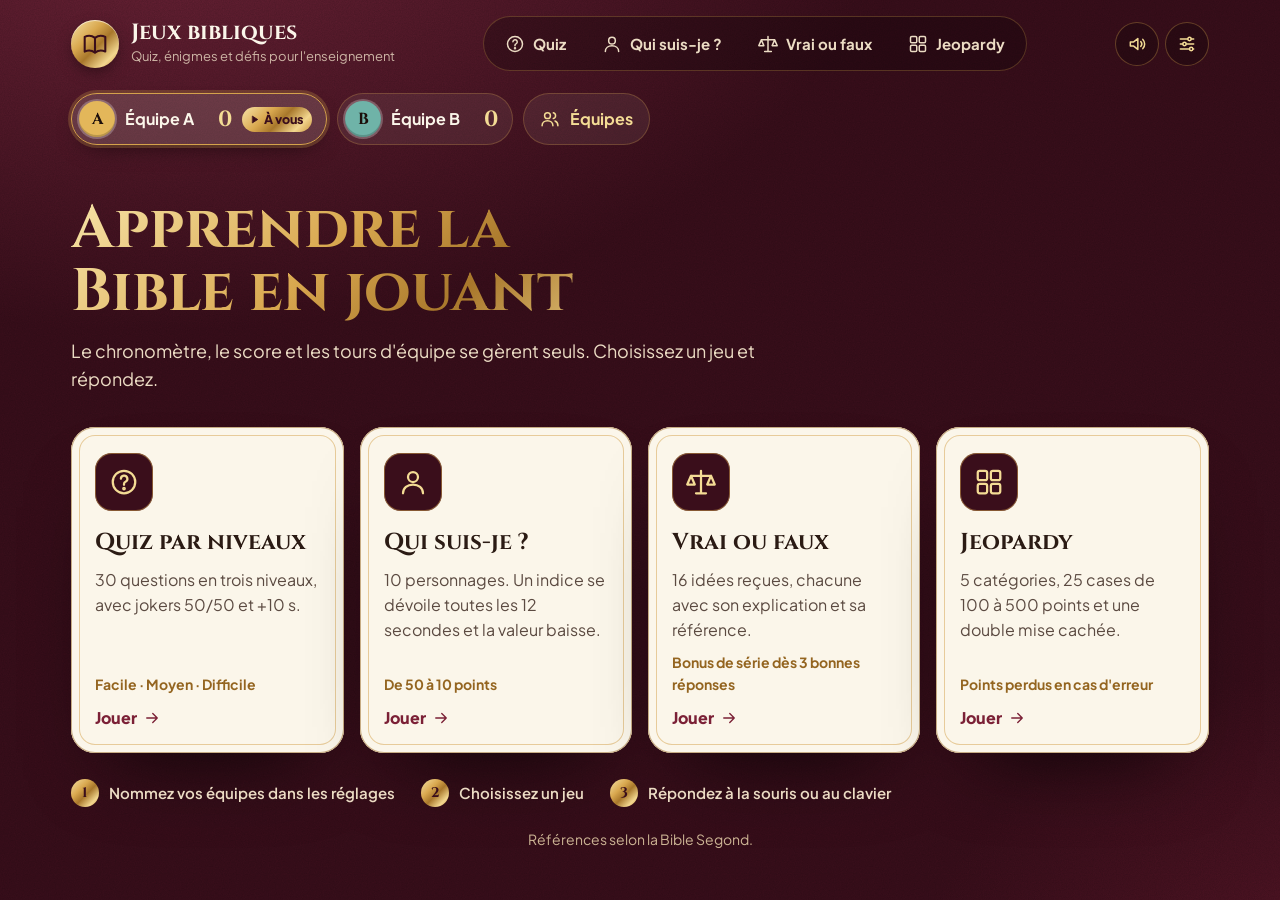
<file: app/src/main/assets/www/index.html>
<!DOCTYPE html>
<html lang="fr">
<head>
<meta charset="utf-8">
<meta name="viewport" content="width=device-width,initial-scale=1,viewport-fit=cover">
<meta name="theme-color" content="#3A0E1B">
<title>Jeux bibliques</title>
<link rel="stylesheet" href="fonts/fonts.css">
<style>
/* VOICE: chaleureux et soigné, pour un groupe réuni devant un écran
   IDEA: une Bible reliée cuir : couverture bordeaux, tranches dorées, pages ivoire
   PICTURE: le plateau de jeu lui-même, page ivoire à double filet doré sur fond de cuir
   COLOUR and TYPE: cuir bordeaux, or à la feuille, ivoire ; Cinzel gravé + Plus Jakarta Sans
   LAYOUT: en-tête cuir, rangée d'équipes, plateau en une colonne, fenêtres pour Jeopardy et réglages */
:root{--lea:#3a0e1b;--lea2:#5c1a2d;--wine:#7b2036;--iv:#fbf6ea;--iv2:#f3ead6;--ink:#2b1b14;--mute:#76635a;
--gold:#d4a24c;--gold2:#f4dc95;--gold3:#946520;--ok:#2f7d50;--bad:#b23a2c;--cream:#ecdcc4;
--gilt:linear-gradient(135deg,#f7e4a8 0%,#d9a84f 35%,#a8772b 55%,#f2d68e 80%,#c99540 100%);
--frame:0 40px 80px -40px rgba(0,0,0,.75),inset 0 0 0 1px rgba(148,101,32,.5),inset 0 0 0 8px var(--iv),inset 0 0 0 9px rgba(212,162,76,.5)}
*{box-sizing:border-box;min-width:0}
html{scroll-behavior:smooth}
body{margin:0;min-height:100vh;color:var(--iv);font:16px/1.55 "Plus Jakarta Sans",system-ui,sans-serif;overflow-x:clip;
background-color:var(--lea);background-image:radial-gradient(1200px 700px at 12% -10%,#702439 0%,transparent 60%),radial-gradient(900px 600px at 110% 110%,#5a1628 0%,transparent 55%);background-attachment:fixed}
body::before{content:"";position:fixed;inset:0;pointer-events:none;z-index:0;opacity:.22;mix-blend-mode:overlay;background-image:url("data:image/svg+xml;utf8,<svg xmlns='http://www.w3.org/2000/svg' width='220' height='220'><filter id='n'><feTurbulence type='fractalNoise' baseFrequency='.85' numOctaves='3' stitchTiles='stitch'/><feColorMatrix values='0 0 0 0 0 0 0 0 0 0 0 0 0 0 0 0 0 0 .9 0'/></filter><rect width='100%' height='100%' filter='url(%23n)'/></svg>")}
header,main{position:relative;z-index:1}
h1,h2,h3{margin:0;line-height:1.1;text-wrap:balance}
:focus-visible{outline:3px solid var(--gold2);outline-offset:3px}
.ic{width:20px;height:20px;flex:none;fill:none;stroke:currentColor;stroke-width:1.8;stroke-linecap:round;stroke-linejoin:round}
.ic.fill{fill:currentColor}
.gilt{background:var(--gilt);-webkit-background-clip:text;background-clip:text;color:transparent}

/* En-tête */
.hd{max-width:1240px;margin:auto;padding:16px max(4vw,16px) 8px;display:flex;align-items:center;gap:14px 18px;flex-wrap:wrap}
.brand{display:flex;align-items:center;gap:12px;color:var(--iv);text-decoration:none}
.logo{width:48px;height:48px;border-radius:50%;display:grid;place-items:center;background:var(--gilt);color:var(--lea);box-shadow:0 6px 16px -4px rgba(0,0,0,.5),inset 0 1px 0 rgba(255,255,255,.6)}
.logo .ic{width:26px;height:26px;stroke-width:1.9}
.brand b{display:block;font:700 22px/1.1 Cinzel,Georgia,serif}
.brand small{display:block;font-size:13px;color:var(--cream);opacity:.8}
.tabs{display:flex;gap:4px;margin-inline:auto;padding:5px;border-radius:999px;background:rgba(0,0,0,.24);border:1px solid rgba(212,162,76,.28);overflow-x:auto;scrollbar-width:none}
.tabs a{flex:none;display:flex;align-items:center;gap:8px;padding:10px 16px;border-radius:999px;color:var(--cream);text-decoration:none;font-weight:700;font-size:15px;transition:background .2s,color .2s}
.tabs a:hover{color:#fff;background:rgba(255,255,255,.06)}
.tabs a.on{background:var(--gilt);color:var(--lea);box-shadow:0 4px 12px -4px rgba(0,0,0,.5)}
.tools{display:flex;gap:6px}
.ib{width:44px;height:44px;border-radius:50%;display:grid;place-items:center;cursor:pointer;color:var(--gold2);background:rgba(0,0,0,.22);border:1px solid rgba(212,162,76,.35);transition:background .2s}
.ib:hover{background:rgba(0,0,0,.4)}
@media(max-width:900px){.tabs{order:3;width:100%;margin:0}.tools{margin-left:auto}}

main{max-width:1240px;margin:auto;padding:6px max(4vw,14px) 40px}

/* Équipes */
.teams{display:flex;flex-wrap:wrap;gap:10px;margin:8px 0 18px}
.tm{display:flex;align-items:center;gap:10px;min-height:52px;padding:7px 14px 7px 7px;border-radius:999px;cursor:pointer;font:inherit;color:var(--iv);background:rgba(251,246,234,.07);border:1px solid rgba(212,162,76,.28);transition:background .2s,box-shadow .2s,border-color .2s}
.tm:hover{background:rgba(251,246,234,.12)}
.tm.on{background:rgba(251,246,234,.15);border-color:var(--gold);box-shadow:0 0 0 3px rgba(212,162,76,.25),0 10px 24px -12px rgba(0,0,0,.7)}
.av{width:36px;height:36px;border-radius:50%;flex:none;display:grid;place-items:center;background:var(--c);color:#1c0f0b;font:700 16px Cinzel,serif;box-shadow:inset 0 -2px 0 rgba(0,0,0,.18),0 0 0 2px rgba(255,255,255,.25)}
.tn{font-weight:700;max-width:11em;overflow:hidden;text-overflow:ellipsis;white-space:nowrap}
.sc{font:700 22px Cinzel,serif;color:var(--gold2);font-variant-numeric:tabular-nums;min-width:2ch;text-align:right}
.tt{display:flex;align-items:center;gap:4px;padding:3px 9px 3px 7px;border-radius:999px;background:var(--gilt);color:var(--lea);font-size:12.5px;font-weight:800;white-space:nowrap}
.tt .ic{width:11px;height:11px;fill:currentColor}
.tm.add{color:var(--gold2);padding:7px 16px;font-weight:700}

/* Page ivoire */
.card{background:var(--iv);color:var(--ink);border-radius:26px;padding:clamp(22px,3.6vw,42px);box-shadow:var(--frame);animation:rise .4s ease}
.gh h2{font:700 clamp(28px,3.6vw,40px) Cinzel,serif;color:var(--wine)}
.gh p{color:var(--mute);margin:8px 0 24px;max-width:64ch;font-weight:500}
.gtop{display:flex;align-items:center;gap:14px 18px;flex-wrap:wrap;margin-bottom:20px}
.crumb{display:flex;align-items:center;gap:8px;font-weight:800;color:var(--wine)}
.prog{display:flex;align-items:center;gap:12px;margin-left:auto;flex-wrap:wrap}
.dots{display:flex;gap:5px}
.dots i{width:9px;height:9px;border-radius:50%;background:#e4d7bc}
.dots i.d{background:var(--gold)}.dots i.c{background:var(--wine);transform:scale(1.35)}
.cnt{font-weight:800;color:var(--mute);font-variant-numeric:tabular-nums;white-space:nowrap}
.pill{display:inline-flex;align-items:center;gap:6px;padding:6px 12px;border-radius:999px;background:#f4e7c9;color:var(--gold3);font-weight:800;font-size:14px;white-space:nowrap}
.pill .ic{width:16px;height:16px}
@media(max-width:640px){.dots{display:none}}

.ring{position:relative;width:62px;height:62px;flex:none}
.ring svg{width:100%;height:100%;transform:rotate(-90deg)}
.rt{fill:none;stroke:#ece1c9;stroke-width:4}
.rf{fill:none;stroke:var(--gold);stroke-width:4;stroke-linecap:round;stroke-dasharray:100;transition:stroke-dashoffset .1s linear,stroke .3s}
.ring b{position:absolute;inset:0;display:grid;place-items:center;font:700 21px Cinzel,serif;color:var(--ink);font-variant-numeric:tabular-nums}
.ring.low .rf{stroke:var(--bad)}.ring.low b{color:var(--bad);animation:pulse 1s infinite}

.q{font-size:clamp(22px,2.8vw,32px);font-weight:800;line-height:1.25;letter-spacing:-.01em;margin:2px 0 24px;text-wrap:balance}
.opts{display:grid;grid-template-columns:repeat(auto-fit,minmax(min(100%,300px),1fr));gap:12px}
.opts.one{grid-template-columns:minmax(0,1fr)}
.opt{display:flex;align-items:center;gap:14px;min-height:64px;padding:12px 14px;border-radius:16px;text-align:left;cursor:pointer;color:var(--ink);font:600 18px/1.3 "Plus Jakarta Sans",sans-serif;background:#fffdf7;border:1px solid #e3d6bb;box-shadow:0 2px 0 #ebe0c8;transition:transform .15s,box-shadow .15s,border-color .15s,background .25s,opacity .25s}
.opt:hover:not(:disabled){transform:translateY(-2px);border-color:var(--gold);box-shadow:0 12px 26px -16px rgba(90,40,10,.55)}
.opt:disabled{cursor:default}
.lt{width:38px;height:38px;border-radius:11px;flex:none;display:grid;place-items:center;background:var(--lea);color:var(--gold2);font:700 16px Cinzel,serif;transition:background .25s}
.ot{flex:1}
.st{width:28px;height:28px;flex:none;display:grid;place-items:center}
.st .ic{width:24px;height:24px;stroke-width:2.6}
.opt.ok{background:#e8f4eb;border-color:var(--ok);box-shadow:inset 0 0 0 1px var(--ok)}.opt.ok .lt{background:var(--ok);color:#fff}.opt.ok .st{color:var(--ok)}
.opt.ko{background:#f9e7e3;border-color:var(--bad)}.opt.ko .lt{background:var(--bad);color:#fff}.opt.ko .st{color:var(--bad)}
.opt.dim{opacity:.45}.opt.gone{visibility:hidden}
.shk{animation:shake .4s}

.jk{display:flex;align-items:center;gap:10px;flex-wrap:wrap;margin-top:20px;padding-top:16px;border-top:1px dashed #e2d3b5}
.jl{font-weight:800;color:var(--mute);font-size:14px;margin-right:4px}
.jbtn{display:inline-flex;align-items:center;gap:8px;min-height:44px;padding:8px 16px;border-radius:999px;cursor:pointer;font:700 15px "Plus Jakarta Sans",sans-serif;color:var(--gold3);background:linear-gradient(#fffaf0,#f5ead2);border:1px solid var(--gold);transition:transform .15s}
.jbtn:hover:not(:disabled){transform:translateY(-1px)}
.jbtn:disabled{opacity:.35;cursor:default}

.fb{display:flex;gap:14px;align-items:flex-start;margin-top:20px;padding:16px 18px;border-radius:18px;animation:rise .35s ease}
.fb.ok{background:#e9f4ec}.fb.ko{background:#f9eae6}
.fi{width:42px;height:42px;border-radius:50%;flex:none;display:grid;place-items:center;color:#fff}
.fi .ic{stroke-width:2.6}
.fb.ok .fi{background:var(--ok)}.fb.ko .fi{background:var(--bad)}
.fb b{display:block;font-size:19px;font-weight:800}
.fb p{margin:3px 0 6px;color:#4a3a32;max-width:72ch}
.ref{display:inline-flex;align-items:center;gap:6px;font-size:14px;font-weight:700;color:var(--wine)}
.ref .ic{width:16px;height:16px}

.nx,.row{display:flex;gap:10px;align-items:center;flex-wrap:wrap;margin-top:16px}
.row.c{justify-content:center}
.btn{position:relative;overflow:hidden;display:inline-flex;align-items:center;justify-content:center;gap:10px;min-height:50px;padding:10px 24px;border-radius:999px;border:0;cursor:pointer;text-decoration:none;font:800 16px "Plus Jakarta Sans",sans-serif;transition:transform .15s,box-shadow .15s}
.btn>*{position:relative;z-index:1}
.btn:hover:not(:disabled){transform:translateY(-1px)}
.btn:disabled{opacity:.4;cursor:default}
.btn.gold{background:var(--gilt);color:var(--lea);box-shadow:0 10px 22px -12px rgba(120,70,10,.9),inset 0 1px 0 rgba(255,255,255,.6)}
.btn.ghost{background:transparent;color:var(--wine);border:1px solid #dac7a1}
.btn.sm{min-height:44px;padding:6px 16px;font-size:14.5px}
.next.auto::before{content:"";position:absolute;inset:0;background:rgba(58,14,27,.2);transform-origin:left;animation:fill var(--d) linear forwards}

/* Accueil */
.home{animation:rise .4s ease}
.hero{padding:clamp(14px,3vw,34px) 0 6px;max-width:760px}
.hero h2{font:700 clamp(36px,5.4vw,60px)/1.05 Cinzel,serif}
.hero p{color:var(--cream);font-size:18px;margin:14px 0 0;max-width:58ch}
.tiles{display:grid;grid-template-columns:repeat(auto-fit,minmax(min(100%,250px),1fr));gap:16px;margin-top:28px}
.tile{display:flex;flex-direction:column;gap:10px;padding:26px 24px 22px;border-radius:24px;background:var(--iv);color:var(--ink);text-decoration:none;box-shadow:var(--frame);transition:transform .2s,box-shadow .2s}
.tile:hover{transform:translateY(-5px)}
.tic{width:58px;height:58px;border-radius:17px;display:grid;place-items:center;background:var(--lea);color:var(--gold2);box-shadow:inset 0 0 0 1px rgba(212,162,76,.5)}
.tic .ic{width:30px;height:30px}
.tile h3{font:700 23px Cinzel,serif;margin-top:6px}
.tile p{margin:0;color:#5b4a41;flex:1}
.meta{font-size:14px;font-weight:700;color:var(--gold3)}
.go{display:flex;align-items:center;gap:6px;font-weight:800;color:var(--wine)}
.go .ic{width:18px;height:18px;transition:transform .2s}
.tile:hover .go .ic,.lvl:hover .go .ic{transform:translateX(4px)}
.how{display:flex;flex-wrap:wrap;gap:12px 26px;margin-top:26px;color:var(--cream);font-weight:600;font-size:15px}
.how span{display:flex;align-items:center;gap:10px}
.how i{font-style:normal;width:28px;height:28px;border-radius:50%;display:grid;place-items:center;background:var(--gilt);color:var(--lea);font:700 14px Cinzel,serif}

/* Quiz */
.levels{display:grid;grid-template-columns:repeat(auto-fit,minmax(min(100%,230px),1fr));gap:14px}
.lvl{display:flex;flex-direction:column;align-items:flex-start;gap:8px;padding:24px;border-radius:20px;text-align:left;cursor:pointer;font:inherit;color:var(--ink);background:linear-gradient(#fffdf6,#f7eedb);border:1px solid #e6d7b7;transition:transform .2s,border-color .2s,box-shadow .2s}
.lvl:hover{transform:translateY(-3px);border-color:var(--gold);box-shadow:0 16px 30px -18px rgba(90,40,10,.6)}
.stars{display:flex;gap:3px;color:var(--gold)}.stars .ic{width:19px;height:19px}
.lvl h3{font:700 26px Cinzel,serif}
.lvl p{margin:0 0 6px;color:var(--mute);font-weight:600}

/* Qui suis-je */
.who{display:grid;grid-template-columns:minmax(0,1.45fr) minmax(0,1fr);gap:24px;align-items:start}
@media(max-width:780px){.who{grid-template-columns:minmax(0,1fr)}}
.clues{display:grid;gap:10px}
.clue{padding:12px 16px;border-radius:15px;background:#fff8e7;border:1px solid #ecdcb8}
.clue p{margin:3px 0 0;font-size:17px;font-weight:600}
.cn{display:flex;align-items:center;gap:6px;font-size:13px;font-weight:800;color:var(--gold3)}
.cn .ic{width:16px;height:16px}
.clue.lock{background:repeating-linear-gradient(135deg,#f5edda 0 10px,#f0e6cf 10px 20px);border-style:dashed}
.clue.lock .cn,.clue.lock p{color:#a6927f}.clue.lock p{font-size:15px}
.clue.new{animation:rise .45s ease;border-color:var(--gold);box-shadow:0 0 0 3px rgba(212,162,76,.25)}
.worth{text-align:center;padding:18px;margin-bottom:12px;border-radius:20px;background:var(--lea);color:var(--iv);box-shadow:inset 0 0 0 1px rgba(212,162,76,.45)}
.worth b{display:block;font:700 48px/1 Cinzel,serif;margin:6px 0}
.worth small{display:block;font-size:13.5px;font-weight:600;color:var(--cream)}

/* Vrai ou faux */
.stmt{position:relative;margin:2px 0 26px;padding:28px 28px 28px 66px;border-radius:20px;background:#fff8e7;border:1px solid #ecdcb8;font-size:clamp(21px,2.6vw,30px);font-weight:800;line-height:1.3;text-wrap:balance}
.stmt::before{content:"“";position:absolute;left:18px;top:6px;font:700 76px/1 Cinzel,serif;color:var(--gold)}
.vf{display:grid;grid-template-columns:1fr 1fr;gap:14px}
.vbtn{display:flex;align-items:center;justify-content:center;gap:12px;min-height:86px;border:0;border-radius:20px;cursor:pointer;color:#fff;font:800 24px "Plus Jakarta Sans",sans-serif;box-shadow:0 6px 0 rgba(0,0,0,.2);transition:transform .12s,box-shadow .12s,opacity .25s}
.vbtn .ic{width:28px;height:28px;stroke-width:2.6}
.vbtn.yes{background:linear-gradient(#3e9866,#2a6f47)}.vbtn.no{background:linear-gradient(#c6533f,#992f21)}
.vbtn:hover:not(:disabled){transform:translateY(-2px)}
.vbtn:active:not(:disabled){transform:translateY(4px);box-shadow:0 2px 0 rgba(0,0,0,.2)}
.vbtn:disabled{cursor:default}.vbtn.dim{opacity:.3}
.vbtn.ok{outline:4px solid var(--ok);outline-offset:4px}.vbtn.ko{outline:4px solid var(--bad);outline-offset:4px}
kbd{font:700 12px "Plus Jakarta Sans",sans-serif;padding:2px 7px;border-radius:6px;background:rgba(255,255,255,.22)}

/* Jeopardy */
.jgrid{display:grid;grid-template-columns:repeat(5,minmax(0,1fr));gap:10px}
.jh{display:flex;flex-direction:column;align-items:center;justify-content:center;gap:7px;min-height:88px;padding:12px 6px;border-radius:15px;text-align:center;background:var(--lea);color:var(--iv);font:700 clamp(11px,1.3vw,15px)/1.15 Cinzel,serif;box-shadow:inset 0 0 0 1px rgba(212,162,76,.45)}
.jh .ic{width:24px;height:24px;color:var(--gold2)}
.cell{display:grid;place-items:center;min-height:clamp(58px,8vw,86px);border:0;border-radius:15px;cursor:pointer;font:700 clamp(18px,2.6vw,30px) Cinzel,serif;background:linear-gradient(160deg,#6c2035,#43101e);box-shadow:inset 0 0 0 1px rgba(212,162,76,.5),0 8px 16px -10px rgba(0,0,0,.7);transition:transform .15s,box-shadow .15s}
.cell span{background:var(--gilt);-webkit-background-clip:text;background-clip:text;color:transparent}
.cell:hover{transform:translateY(-3px);box-shadow:inset 0 0 0 1px var(--gold2),0 14px 22px -12px rgba(0,0,0,.7)}
.cell.dn{cursor:default;background:#efe6d1;box-shadow:inset 0 0 0 1px #e1d2b0}
.dd{width:36px;height:36px;border-radius:50%;display:grid;place-items:center;background:var(--c);color:#1c0f0b}
.dd .ic{stroke-width:2.6}
@media(max-width:620px){.jgrid{gap:5px}.jh{min-height:62px;padding:6px 3px;font:800 10px/1.15 "Plus Jakarta Sans",sans-serif;overflow-wrap:anywhere;hyphens:auto}.jh .ic{display:none}.dd{width:28px;height:28px}}

/* Fenêtres */
.ov{position:fixed;inset:0;z-index:20;display:grid;place-items:center;padding:16px;overflow:auto;background:rgba(22,5,11,.74);backdrop-filter:blur(5px)}
.ov[hidden]{display:none}
.modal{width:min(740px,100%);animation:pop .3s ease}
.mh{display:flex;align-items:center;justify-content:space-between;gap:12px;margin-bottom:14px}
.dbl{display:inline-flex;align-items:center;gap:8px;margin-bottom:12px;padding:7px 15px;border-radius:999px;background:var(--gilt);color:var(--lea);font-weight:800;animation:pulse 1.3s infinite}
.set h2{font:700 30px Cinzel,serif;color:var(--wine)}
.set h3{font-size:15px;font-weight:800;color:var(--gold3);margin:22px 0 10px}
.trow{display:flex;align-items:center;gap:10px;margin-bottom:8px}
.trow input{flex:1;min-height:46px;padding:8px 14px;border-radius:13px;border:1px solid #dac7a1;background:#fffdf7;color:var(--ink);font:600 16px "Plus Jakarta Sans",sans-serif}
.tsc{font:700 15px Cinzel,serif;color:var(--gold3);white-space:nowrap;min-width:4.5em;text-align:right}
.x{width:44px;height:44px;flex:none;display:grid;place-items:center;border-radius:13px;cursor:pointer;color:var(--bad);background:#fff;border:1px solid #e8d4cc}
.orow{display:flex;align-items:center;justify-content:space-between;gap:14px;padding:12px 0;border-bottom:1px solid #efe3ca}
.orow label{font-weight:700}.orow small{display:block;font-weight:500;color:var(--mute);font-size:13.5px}
.sw{appearance:none;-webkit-appearance:none;flex:none;width:54px;height:31px;margin:0;border-radius:999px;cursor:pointer;position:relative;background:#d8cbb0;transition:background .2s}
.sw::after{content:"";position:absolute;top:3px;left:3px;width:25px;height:25px;border-radius:50%;background:#fff;box-shadow:0 1px 3px rgba(0,0,0,.3);transition:transform .2s}
.sw:checked{background:var(--ok)}.sw:checked::after{transform:translateX(23px)}
select{min-height:44px;padding:6px 12px;border-radius:12px;border:1px solid #dac7a1;background:#fffdf7;color:var(--ink);font:700 15px "Plus Jakarta Sans",sans-serif}

/* Podium */
.end{text-align:center}
.trophy{width:88px;height:88px;margin:0 auto 12px;border-radius:50%;display:grid;place-items:center;background:var(--gilt);color:var(--lea);box-shadow:0 14px 30px -12px rgba(150,100,20,.9),inset 0 1px 0 rgba(255,255,255,.6);animation:pop .6s ease}
.trophy .ic{width:46px;height:46px}
.end h2{font:700 clamp(28px,4vw,44px) Cinzel,serif;color:var(--wine)}
.sub{color:var(--mute);font-weight:600;margin:8px 0 26px}
.podium{display:flex;justify-content:center;align-items:flex-end;gap:12px;max-width:580px;margin:0 auto 18px}
.pd{flex:1;display:flex;flex-direction:column;align-items:center;gap:6px;animation:rise .7s ease both}
.pd.p1{animation-delay:.35s}.pd.p3{animation-delay:.15s}
.pd .av{width:54px;height:54px;font-size:22px}
.pd b{font-weight:800;max-width:100%;overflow:hidden;text-overflow:ellipsis;white-space:nowrap}
.pts{font:700 18px Cinzel,serif;color:var(--gold3)}
.base{width:100%;display:grid;place-items:center;border-radius:15px 15px 5px 5px;font:700 36px Cinzel,serif;background:linear-gradient(160deg,#6c2035,#43101e);box-shadow:inset 0 0 0 1px rgba(212,162,76,.5)}
.p1 .base{height:150px}.p2 .base{height:110px}.p3 .base{height:80px}
.solo{display:flex;flex-direction:column;align-items:center;gap:8px;margin-bottom:10px}
.solo .av{width:60px;height:60px;font-size:26px}
.solo .big{font:700 52px Cinzel,serif}
.rest{list-style:none;padding:0;margin:0 auto 10px;max-width:380px;text-align:left}
.rest li{display:flex;justify-content:space-between;gap:10px;padding:9px 12px;border-bottom:1px solid #efe3ca;font-weight:700}

.foot{color:#cdb595;font-size:14px;text-align:center;margin:22px 0 0}
.toast{position:fixed;left:50%;top:16px;z-index:30;display:flex;align-items:center;gap:10px;padding:12px 22px;border-radius:999px;background:var(--gilt);color:var(--lea);font-weight:800;box-shadow:0 16px 30px -12px rgba(0,0,0,.7);transform:translate(-50%,-160%);opacity:0;visibility:hidden;transition:transform .45s cubic-bezier(.2,1.4,.4,1),opacity .3s,visibility .45s;pointer-events:none}
.toast .ic{width:14px;height:14px;fill:currentColor}
.toast.show{transform:translate(-50%,0);opacity:1;visibility:visible;transition:transform .45s cubic-bezier(.2,1.4,.4,1),opacity .2s}
.float{position:fixed;z-index:31;pointer-events:none;font:700 26px Cinzel,serif;color:var(--gold2);text-shadow:0 2px 8px rgba(0,0,0,.6);animation:floatUp 1.25s ease forwards}
.float.neg{color:#ffa595}
#cf{position:fixed;inset:0;width:100%;height:100%;pointer-events:none;z-index:40}

@keyframes rise{from{opacity:0;transform:translateY(12px)}}
@keyframes pop{from{opacity:0;transform:scale(.93)}}
@keyframes shake{25%{transform:translateX(-7px)}75%{transform:translateX(7px)}}
@keyframes pulse{50%{opacity:.55}}
@keyframes fill{from{transform:scaleX(0)}to{transform:scaleX(1)}}
@keyframes floatUp{0%{opacity:0;transform:translateY(0)}20%{opacity:1}100%{opacity:0;transform:translateY(-52px)}}
@media(max-width:600px){.brand small{display:none}.brand b{font-size:19px}.logo{width:40px;height:40px}.logo .ic{width:22px;height:22px}.ib{width:40px;height:40px}.hd{padding-top:12px;gap:10px}.teams{gap:6px;margin:2px 0 12px}.tm{min-height:44px;padding:5px 10px 5px 5px;gap:7px}.av{width:30px;height:30px;font-size:14px}.sc{font-size:18px}.tn{max-width:7em;font-size:14.5px}.tm.add span{display:none}.tm.add{padding:5px 12px}.card{padding:20px 16px;border-radius:20px}.q{margin-bottom:18px}.ring{width:54px;height:54px}.gtop{margin-bottom:14px}.tabs{display:grid;grid-template-columns:repeat(4,minmax(0,1fr));border-radius:18px}.tabs a{flex-direction:column;gap:3px;padding:8px 2px;font-size:11.5px;border-radius:13px;text-align:center;white-space:normal;line-height:1.15}.teams{flex-wrap:nowrap;overflow-x:auto;scrollbar-width:none;padding:3px}.tm{flex:none}.tm .tt{display:none}.stmt{padding:44px 18px 20px}.stmt::before{left:14px;top:2px;font-size:58px}.vbtn{min-height:72px;font-size:21px}}
@media(prefers-reduced-motion:reduce){*,*::before,*::after{animation:none!important;transition:none!important}html{scroll-behavior:auto}}
</style>
</head>
<body>
<svg width="0" height="0" style="position:absolute" aria-hidden="true">
<symbol id="i-book" viewBox="0 0 24 24"><path d="M2.5 5.5c3-1.6 6.3-1.6 9.5.8 3.2-2.4 6.5-2.4 9.5-.8v13.5c-3-1.4-6.3-1.4-9.5.9-3.2-2.3-6.5-2.3-9.5-.9z"/><path d="M12 6.3v13.6"/></symbol>
<symbol id="i-quiz" viewBox="0 0 24 24"><circle cx="12" cy="12" r="9"/><path d="M9.5 9.4a2.6 2.6 0 1 1 3.7 2.4c-.7.3-1.2 1-1.2 1.8v.6"/><circle cx="12" cy="17.2" r=".6" fill="currentColor"/></symbol>
<symbol id="i-who" viewBox="0 0 24 24"><circle cx="12" cy="8" r="4"/><path d="M4 21c0-4.4 3.6-7 8-7s8 2.6 8 7"/></symbol>
<symbol id="i-scale" viewBox="0 0 24 24"><path d="M12 3v18M8 21h8M4 7h16M4 7l-3 7h6zM20 7l-3 7h6z"/></symbol>
<symbol id="i-grid" viewBox="0 0 24 24"><rect x="3" y="3" width="7.5" height="7.5" rx="1.6"/><rect x="13.5" y="3" width="7.5" height="7.5" rx="1.6"/><rect x="3" y="13.5" width="7.5" height="7.5" rx="1.6"/><rect x="13.5" y="13.5" width="7.5" height="7.5" rx="1.6"/></symbol>
<symbol id="i-sliders" viewBox="0 0 24 24"><path d="M4 6h9M17 6h3M4 12h3M11 12h9M4 18h11M19 18h1"/><circle cx="15" cy="6" r="2"/><circle cx="9" cy="12" r="2"/><circle cx="17" cy="18" r="2"/></symbol>
<symbol id="i-sound" viewBox="0 0 24 24"><path d="M4 9.5v5h4l5 4v-13l-5 4z"/><path d="M16.5 9a4.5 4.5 0 0 1 0 6M19 6.5a8 8 0 0 1 0 11"/></symbol>
<symbol id="i-mute" viewBox="0 0 24 24"><path d="M4 9.5v5h4l5 4v-13l-5 4z"/><path d="M17 9.5l5 5M22 9.5l-5 5"/></symbol>
<symbol id="i-full" viewBox="0 0 24 24"><path d="M4 9V4h5M20 9V4h-5M4 15v5h5M20 15v5h-5"/></symbol>
<symbol id="i-check" viewBox="0 0 24 24"><path d="M5 12.5l4.5 4.5L19 7"/></symbol>
<symbol id="i-x" viewBox="0 0 24 24"><path d="M6.5 6.5l11 11M17.5 6.5l-11 11"/></symbol>
<symbol id="i-half" viewBox="0 0 24 24"><circle cx="12" cy="12" r="8.5"/><path d="M12 3.5a8.5 8.5 0 0 0 0 17z" fill="currentColor"/></symbol>
<symbol id="i-hour" viewBox="0 0 24 24"><path d="M6 3h12M6 21h12M7.5 3v2.5a4.5 4.5 0 0 0 9 0V3M7.5 21v-2.5a4.5 4.5 0 0 1 9 0V21M12 10v4"/></symbol>
<symbol id="i-trophy" viewBox="0 0 24 24"><path d="M7.5 4h9v5a4.5 4.5 0 0 1-9 0z"/><path d="M7.5 6H4.5a3 3 0 0 0 3.2 4M16.5 6h3a3 3 0 0 1-3.2 4M12 13.5V17M8.5 21h7M9.5 17h5v4h-5z"/></symbol>
<symbol id="i-bulb" viewBox="0 0 24 24"><path d="M9 18h6M10 21h4M12 3a6 6 0 0 0-3.8 10.6c.6.5.8 1.2.8 2V16h6v-.4c0-.8.2-1.5.8-2A6 6 0 0 0 12 3z"/></symbol>
<symbol id="i-lock" viewBox="0 0 24 24"><rect x="5" y="11" width="14" height="10" rx="2.2"/><path d="M8 11V8a4 4 0 0 1 8 0v3"/></symbol>
<symbol id="i-arrow" viewBox="0 0 24 24"><path d="M5 12h14M13 6l6 6-6 6"/></symbol>
<symbol id="i-play" viewBox="0 0 24 24"><path d="M8 5l11 7-11 7z"/></symbol>
<symbol id="i-pause" viewBox="0 0 24 24"><path d="M8.5 5v14M15.5 5v14"/></symbol>
<symbol id="i-restart" viewBox="0 0 24 24"><path d="M3.5 12a8.5 8.5 0 1 0 2.6-6.1L3.5 8.5M3.5 3.5v5h5"/></symbol>
<symbol id="i-star" viewBox="0 0 24 24"><path d="M12 3.2l2.7 5.5 6 .9-4.35 4.25 1 6L12 17l-5.35 2.85 1-6L3.3 9.6l6-.9z"/></symbol>
<symbol id="i-flame" viewBox="0 0 24 24"><path d="M12 21a6 6 0 0 0 6-6c0-4-3-6-4.5-10-1 2.5-2 3.5-3.5 4.5C8.3 10.6 6 12.4 6 15a6 6 0 0 0 6 6z"/><path d="M12 21a2.5 2.5 0 0 1-2.5-2.5c0-1.6 1.2-2.3 2.5-4 1.3 1.7 2.5 2.4 2.5 4A2.5 2.5 0 0 1 12 21z"/></symbol>
<symbol id="i-scroll" viewBox="0 0 24 24"><path d="M8 4h10a2 2 0 0 1 2 2v1h-4M8 4a2 2 0 0 0-2 2v12a2 2 0 0 0 2 2h8.5a2 2 0 0 0 2-2V7M8 4a2 2 0 0 1 2 2v14M12.5 10h3.5M12.5 14h3.5"/></symbol>
<symbol id="i-spark" viewBox="0 0 24 24"><path d="M12 3l1.8 5.4L19 10l-5.2 1.8L12 17l-1.8-5.2L5 10l5.2-1.6z"/><path d="M18.5 15.5l.8 2.2 2.2.8-2.2.8-.8 2.2-.8-2.2-2.2-.8 2.2-.8z"/></symbol>
<symbol id="i-seed" viewBox="0 0 24 24"><path d="M5 19C5 11 11 5 19.5 4.5 19 13 13 19 5 19z"/><path d="M5 19l8-8"/></symbol>
<symbol id="i-pin" viewBox="0 0 24 24"><path d="M12 21s-7-6.2-7-11.2a7 7 0 0 1 14 0C19 14.8 12 21 12 21z"/><circle cx="12" cy="9.8" r="2.6"/></symbol>
<symbol id="i-crown" viewBox="0 0 24 24"><path d="M3.5 8l4.3 4 4.2-7 4.2 7 4.3-4-1.8 11H5.3z"/><path d="M6 21h12"/></symbol>
<symbol id="i-users" viewBox="0 0 24 24"><circle cx="9" cy="8" r="3.5"/><path d="M2.5 20c0-3.6 2.9-6 6.5-6s6.5 2.4 6.5 6M16 4.6a3.5 3.5 0 0 1 0 6.8M18 14.3c2.1.7 3.5 2.6 3.5 5.7"/></symbol>
<symbol id="i-plus" viewBox="0 0 24 24"><path d="M12 5v14M5 12h14"/></symbol>
</svg>

<header class="hd">
  <a class="brand" href="#accueil"><span class="logo"><svg class="ic"><use href="#i-book"/></svg></span><span><b>Jeux bibliques</b><small>Quiz, énigmes et défis pour l'enseignement</small></span></a>
  <nav class="tabs" aria-label="Jeux">
    <a href="#quiz"><svg class="ic"><use href="#i-quiz"/></svg>Quiz</a>
    <a href="#qui"><svg class="ic"><use href="#i-who"/></svg>Qui suis-je ?</a>
    <a href="#vrai-faux"><svg class="ic"><use href="#i-scale"/></svg>Vrai ou faux</a>
    <a href="#jeopardy"><svg class="ic"><use href="#i-grid"/></svg>Jeopardy</a>
  </nav>
  <div class="tools">
    <button class="ib" data-act="sound" id="sbtn" aria-label="Activer ou couper le son"></button>
    <button class="ib" data-act="settings" aria-label="Réglages"><svg class="ic"><use href="#i-sliders"/></svg></button>
  </div>
</header>
<main>
  <div class="teams" id="teams" aria-label="Équipes et scores"></div>
  <section id="view" class="card" aria-live="polite"></section>
  <p class="foot">Références selon la Bible Segond.</p>
</main>
<div class="ov" id="ov" hidden><div class="card modal" id="modal" role="dialog" aria-modal="true"></div></div>
<div class="toast" id="toast" role="status"></div>
<canvas id="cf"></canvas>

<script>
{
/* ================= Contenu ================= */
const QZ={
facile:{pts:10,list:[
["Qui a construit l'arche ?",["Noé","Moïse","Abraham","David"],"Genèse 6"],
["En combien de jours Dieu a-t-il créé le monde avant de se reposer ?",["6","7","3","40"],"Genèse 1–2"],
["Dans quelle ville Jésus est-il né ?",["Bethléem","Nazareth","Jérusalem","Capernaüm"],"Matthieu 2:1"],
["Qui a vaincu le géant Goliath ?",["David","Saül","Samson","Josué"],"1 Samuel 17"],
["Combien d'apôtres Jésus a-t-il choisis ?",["12","7","10","70"],"Luc 6:13"],
["Qui a été avalé par un grand poisson ?",["Jonas","Pierre","Élie","Jérémie"],"Jonas 2:1"],
["Comment s'appelait le premier homme ?",["Adam","Abel","Seth","Hénoc"],"Genèse 2"],
["Qui a reçu les Dix Commandements sur le mont Sinaï ?",["Moïse","Aaron","Josué","Abraham"],"Exode 20"],
["Quelle mer Dieu a-t-il ouverte devant Israël ?",["La mer Rouge","La mer Morte","La mer de Galilée","La Méditerranée"],"Exode 14"],
["Qui a trahi Jésus ?",["Judas Iscariote","Pierre","Thomas","Barabbas"],"Matthieu 26:14-16"]]},
moyen:{pts:20,list:[
["Combien de livres compte la Bible protestante ?",["66","73","39","27"],"39 livres dans l'Ancien Testament + 27 dans le Nouveau"],
["Quel est le premier miracle de Jésus selon l'Évangile de Jean ?",["L'eau changée en vin","La multiplication des pains","La guérison d'un aveugle","La marche sur l'eau"],"Jean 2:11"],
["Qui a été jeté dans la fosse aux lions ?",["Daniel","Joseph","Jérémie","Ézéchiel"],"Daniel 6"],
["Quel livre de la Bible compte le plus de chapitres ?",["Les Psaumes","Ésaïe","Genèse","Jérémie"],"150 psaumes"],
["Quel roi a demandé la sagesse à Dieu ?",["Salomon","David","Ézéchias","Josias"],"1 Rois 3"],
["Quel disciple a renié Jésus trois fois ?",["Pierre","Jean","Jacques","André"],"Luc 22:54-62"],
["Combien de jours Jésus a-t-il jeûné dans le désert ?",["40","7","3","12"],"Matthieu 4:2"],
["Qui a succédé à Moïse pour conduire Israël ?",["Josué","Caleb","Aaron","Gédéon"],"Josué 1"],
["Sur le chemin de quelle ville Saul (Paul) s'est-il converti ?",["Damas","Jérusalem","Antioche","Rome"],"Actes 9"],
["Qui était la mère du prophète Samuel ?",["Anne","Sara","Rachel","Élisabeth"],"1 Samuel 1"]]},
difficile:{pts:30,list:[
["Quel est le plus court livre de l'Ancien Testament ?",["Abdias","Aggée","Nahum","Ruth"],"Abdias : un seul chapitre de 21 versets"],
["Qui fut le premier martyr chrétien ?",["Étienne","Jacques","Pierre","Philippe"],"Actes 7"],
["Qui est l'homme le plus âgé de la Bible ?",["Mathusalem","Noé","Adam","Hénoc"],"969 ans, Genèse 5:27"],
["Quel prophète a vu la vallée des ossements desséchés ?",["Ézéchiel","Ésaïe","Daniel","Amos"],"Ézéchiel 37"],
["Qui était le père de Jean-Baptiste ?",["Zacharie","Joseph","Siméon","Zébédée"],"Luc 1"],
["Quelle reine juive a sauvé son peuple en Perse ?",["Esther","Vasthi","Jézabel","Michal"],"Livre d'Esther"],
["Combien de personnes étaient dans l'arche de Noé ?",["8","2","4","12"],"1 Pierre 3:20"],
["Dans quelle langue la majeure partie de l'Ancien Testament a-t-elle été écrite ?",["L'hébreu","L'araméen","Le grec","Le latin"],"Quelques passages sont en araméen (Daniel, Esdras)"],
["Quel juge a vaincu Madian avec seulement 300 hommes ?",["Gédéon","Samson","Jephté","Barak"],"Juges 7"],
["Quel apôtre était aussi appelé Didyme ?",["Thomas","Barthélemy","Matthieu","Thaddée"],"Jean 11:16"]]}};

const WHO=[
{n:"Joseph",r:"Genèse 37–50",c:["J'ai passé du temps en prison alors que j'étais innocent.","Je savais interpréter les rêves.","Mes frères m'ont vendu comme esclave.","Je suis devenu gouverneur de l'Égypte.","Mon père Jacob m'avait offert une tunique de plusieurs couleurs."]},
{n:"Moïse",r:"Exode 2–14",c:["J'ai grandi dans un palais qui n'était pas celui de mon peuple.","J'ai gardé des moutons au désert pendant des années.","Dieu m'a parlé depuis un buisson qui brûlait sans se consumer.","Bébé, on m'a trouvé dans une corbeille sur le Nil.","J'ai conduit Israël hors d'Égypte."]},
{n:"Ruth",r:"Livre de Ruth",c:["Je n'étais pas israélite : je venais de Moab.","Je suis devenue veuve jeune.","J'ai ramassé des épis dans le champ d'un homme riche.","J'ai dit : « Ton peuple sera mon peuple, et ton Dieu sera mon Dieu. »","Ma belle-mère s'appelait Naomi, et je suis l'arrière-grand-mère du roi David."]},
{n:"Élie",r:"1 Rois 17 – 2 Rois 2",c:["J'étais prophète au temps du roi Achab.","Des corbeaux m'ont nourri.","J'ai affronté 450 prophètes de Baal sur le mont Carmel.","Le feu est descendu du ciel sur mon sacrifice.","J'ai été enlevé au ciel dans un tourbillon, avec un char de feu, et Élisée m'a succédé."]},
{n:"Zachée",r:"Luc 19:1-10",c:["Je vivais à Jéricho.","J'étais riche.","J'étais chef des collecteurs d'impôts.","J'étais de petite taille.","Je suis monté sur un sycomore pour voir passer Jésus."]},
{n:"Pierre",r:"Évangiles et Actes",c:["J'étais pêcheur.","J'ai marché sur l'eau, puis j'ai eu peur.","Jésus m'a donné un nouveau nom.","J'ai renié Jésus trois fois avant que le coq chante.","Mon frère s'appelait André, et on m'appelait aussi Simon."]},
{n:"Daniel",r:"Livre de Daniel",c:["J'ai été emmené en exil à Babylone quand j'étais jeune.","J'ai refusé de manger les mets du roi.","J'ai interprété les rêves de Nebucadnetsar.","J'ai lu l'écriture mystérieuse sur le mur du palais de Belschatsar.","On m'a jeté dans la fosse aux lions parce que je priais."]},
{n:"Esther",r:"Livre d'Esther",c:["J'étais orpheline, élevée par mon cousin.","Je vivais en Perse.","J'ai été choisie parmi de nombreuses jeunes filles pour devenir reine.","Mon cousin Mardochée m'a dit : « Qui sait si ce n'est pas pour un temps comme celui-ci ? »","J'ai déjoué le complot d'Haman contre les Juifs."]},
{n:"Paul",r:"Actes 9–28 et ses lettres",c:["J'étais citoyen romain, né à Tarse.","Je fabriquais des tentes pour gagner ma vie.","J'ai fait naufrage près de l'île de Malte.","J'ai écrit de nombreuses lettres aux Églises.","J'ai persécuté les chrétiens avant de rencontrer Jésus sur le chemin de Damas."]},
{n:"Noé",r:"Genèse 6–9",c:["J'étais un homme juste au milieu d'une génération corrompue.","J'ai construit quelque chose d'immense sur ordre de Dieu.","J'avais trois fils : Sem, Cham et Japhet.","J'ai envoyé un corbeau, puis une colombe.","Dieu a placé un arc-en-ciel comme signe de son alliance avec moi."]}];
const POOL=["Abraham","Isaac","Jacob","Samson","Gédéon","Salomon","Élisée","Josué","Jérémie","Ésaïe","Débora","Sara","Rebecca","Rachel","Marie","Jean-Baptiste","Barnabas","Timothée","Lydie","Néhémie"];

const VF=[
["Ève a mangé une pomme.",0,"La Bible parle seulement du « fruit de l'arbre de la connaissance du bien et du mal », sans dire lequel. La pomme vient de la tradition latine (malum veut dire à la fois « mal » et « pomme »).","Genèse 3:6"],
["La Bible dit qu'il y avait trois rois mages.",0,"Matthieu parle de « mages venus d'Orient », sans donner leur nombre ni dire qu'ils étaient rois. Le chiffre trois vient des trois cadeaux : or, encens et myrrhe.","Matthieu 2:1-11"],
["Jonas a été avalé par une baleine.",0,"Le texte dit « un grand poisson », sans préciser l'espèce.","Jonas 2:1"],
["Noé a fait entrer tous les animaux uniquement deux par deux.",0,"Dieu demande sept couples des animaux purs et des oiseaux, et un couple des autres.","Genèse 7:2-3"],
["Moïse est entré dans la Terre promise.",0,"Il l'a vue depuis le mont Nebo, mais n'y est pas entré.","Deutéronome 34:4"],
["« Aide-toi, le ciel t'aidera » est un verset biblique.",0,"C'est un proverbe popularisé par La Fontaine, pas un texte de la Bible.",""],
["Jésus a été baptisé par Jean-Baptiste dans le Jourdain.",1,"Jean hésite d'abord : « C'est moi qui ai besoin d'être baptisé par toi », puis accepte.","Matthieu 3:13-17"],
["Le livre des Psaumes contient 150 psaumes.",1,"C'est le livre de la Bible qui compte le plus de chapitres.","Psaumes"],
["David a été le premier roi d'Israël.",0,"Le premier roi fut Saül. David lui a succédé.","1 Samuel 10"],
["Selon les Évangiles, Marie de Magdala était une prostituée.",0,"Les Évangiles disent que Jésus l'a délivrée de sept démons. L'idée qu'elle était prostituée vient d'une prédication du pape Grégoire le Grand, en 591.","Luc 8:2"],
["Le Nouveau Testament a été écrit principalement en grec.",1,"Il a été écrit en grec courant (koinè).",""],
["Abraham s'appelait d'abord Abram.",1,"Dieu a changé son nom en Abraham, « père d'une multitude ».","Genèse 17:5"],
["La Bible indique que Jésus est né un 25 décembre.",0,"Aucune date de naissance n'est donnée. Le 25 décembre est une date fixée plus tard par l'Église.","Luc 2"],
["Paul faisait partie des douze apôtres choisis par Jésus pendant son ministère.",0,"Paul a été appelé après la résurrection, sur le chemin de Damas.","Actes 9"],
["Dans la Genèse, le serpent du jardin d'Éden est appelé Satan.",0,"La Genèse dit seulement « le serpent ». Le lien avec Satan est fait bien plus tard, dans l'Apocalypse.","Genèse 3:1 ; Apocalypse 12:9"],
["Lazare était dans le tombeau depuis quatre jours quand Jésus l'a ressuscité.",1,"Marthe dit même qu'il « sent déjà ».","Jean 11:17, 39"]];

const JEO={cats:["Prophètes","Miracles","Paraboles","Géographie","Femmes de la Bible"],ic:["scroll","spark","seed","pin","crown"],q:[
[["Ce prophète a été avalé par un grand poisson.","Jonas","Jonas 2",["Élie","Amos","Osée"]],["Ce prophète a été enlevé au ciel avec un char de feu.","Élie","2 Rois 2:11",["Élisée","Hénoc","Samuel"]],["Ce prophète a oint Saül, puis David.","Samuel","1 Samuel 10 et 16",["Nathan","Élie","Gad"]],["Il a annoncé : « La jeune femme deviendra enceinte… et lui donnera le nom d'Emmanuel. »","Ésaïe","Ésaïe 7:14",["Jérémie","Michée","Malachie"]],["La tradition lui attribue le livre des Lamentations.","Jérémie","Lamentations",["Ézéchiel","Daniel","Habacuc"]]],
[["Avec 5 pains, combien de poissons Jésus a-t-il nourri la foule ?","2","Matthieu 14:17",["5","3","7"]],["Dans cette ville, l'eau a été changée en vin.","Cana","Jean 2",["Capernaüm","Naïn","Béthanie"]],["Cet aveugle de Jéricho criait : « Fils de David, aie pitié de moi ! »","Bartimée","Marc 10:46-52",["Lazare","Zachée","Malchus"]],["Un mort est revenu à la vie en touchant les os de ce prophète.","Élisée","2 Rois 13:21",["Élie","Samuel","Moïse"]],["Jésus a ressuscité la fille de ce chef de synagogue.","Jaïrus","Marc 5:22-43",["Nicodème","Corneille","Zacharie"]]],
[["Un fils dilapide son héritage, puis revient chez son père.","Le fils prodigue","Luc 15:11-32",["Le bon Samaritain","Les talents","Le semeur"]],["Le berger laisse 99 brebis pour en chercher une.","La brebis perdue","Luc 15:4-7",["La drachme perdue","Le semeur","Les talents"]],["Il s'arrête pour soigner un homme blessé sur la route de Jéricho.","Le bon Samaritain","Luc 10:30-37",["Le pharisien et le publicain","Le riche insensé","Le fils prodigue"]],["La plus petite des semences devient un grand arbre.","Le grain de moutarde","Matthieu 13:31-32",["Le levain","Le semeur","Le trésor caché"]],["Dans la parabole des dix vierges, combien étaient sages ?","5","Matthieu 25:1-13",["10","3","7"]]],
[["Le fleuve où Jésus a été baptisé.","Le Jourdain","Matthieu 3:13",["Le Nil","L'Euphrate","Le Tigre"]],["La ville dont les murailles sont tombées.","Jéricho","Josué 6",["Jérusalem","Aï","Babylone"]],["La montagne où Moïse a reçu la Loi.","Le Sinaï","Exode 19–20",["Le Carmel","Le mont des Oliviers","Le Thabor"]],["Le jardin où Jésus a prié avant son arrestation.","Gethsémané","Matthieu 26:36",["Éden","Béthanie","Emmaüs"]],["L'île où Jean a reçu les visions de l'Apocalypse.","Patmos","Apocalypse 1:9",["Malte","Chypre","Crète"]]],
[["La mère de Jésus.","Marie","Luc 1",["Élisabeth","Marthe","Anne"]],["Femme d'Abraham, elle a eu un fils à 90 ans.","Sara","Genèse 17:17 ; 21",["Rebecca","Agar","Rachel"]],["Prophétesse et juge, elle siégeait sous un palmier.","Débora","Juges 4:4-5",["Jaël","Miriam","Anne"]],["Sœur de Marthe, elle s'est assise aux pieds de Jésus pour l'écouter.","Marie de Béthanie","Luc 10:38-42",["Marie de Magdala","Salomé","Jeanne"]],["Marchande de pourpre de Thyatire, convertie à Philippes.","Lydie","Actes 16:14",["Priscille","Dorcas","Phœbé"]]]]};

const GAMES=[
{id:"quiz",ic:"quiz",t:"Quiz par niveaux",d:"30 questions en trois niveaux, avec jokers 50/50 et +10 s.",m:"Facile · Moyen · Difficile"},
{id:"qui",ic:"who",t:"Qui suis-je ?",d:"10 personnages. Un indice se dévoile toutes les 12 secondes et la valeur baisse.",m:"De 50 à 10 points"},
{id:"vrai-faux",ic:"scale",t:"Vrai ou faux",d:"16 idées reçues, chacune avec son explication et sa référence.",m:"Bonus de série dès 3 bonnes réponses"},
{id:"jeopardy",ic:"grid",t:"Jeopardy",d:"5 catégories, 25 cases de 100 à 500 points et une double mise cachée.",m:"Points perdus en cas d'erreur"}];

/* ================= Outils ================= */
const $=s=>document.querySelector(s),view=$("#view");
const COL=["#e3b75a","#6fb3a8","#d27a8f","#a08fe2","#8cbf6a","#ea915f"];
const VAL=[100,200,300,400,500],WP=[50,40,30,20,10],CLUE=12,VFT=15,KM={a:0,b:1,c:2,d:3,"1":0,"2":1,"3":2,"4":3};
const LV={facile:1,moyen:2,difficile:3};
const shuf=a=>{a=[...a];for(let i=a.length-1;i>0;i--){const j=Math.floor(Math.random()*(i+1));[a[i],a[j]]=[a[j],a[i]]}return a};
const esc=s=>String(s).replace(/[&<>"]/g,c=>({"&":"&amp;","<":"&lt;",">":"&gt;",'"':"&quot;"})[c]);
const ic=(n,c)=>`<svg class="ic ${c||""}" aria-hidden="true"><use href="#i-${n}"/></svg>`;
const cap=s=>s[0].toUpperCase()+s.slice(1);
const pl=(n,w)=>n>1?w+"s":w;
const ini=n=>{const w=String(n).trim().split(/\s+/);const x=w.length>1&&/^[ée]quipe$/i.test(w[0])?w[w.length-1]:w[0];return (x[0]||"?").toUpperCase()};

let S={auto:true,sound:true,bonus:true,dur:20,delay:5};
let T={teams:[{n:"Équipe A",s:0},{n:"Équipe B",s:0}],cur:0};
try{const s=JSON.parse(localStorage.getItem("jb-set"));if(s)S={...S,...s}}catch(e){}
try{const t=JSON.parse(localStorage.getItem("jb-teams"));if(t&&t.teams&&t.teams.length)T=t;if(T.cur>=T.teams.length)T.cur=0}catch(e){}
const save=()=>{try{localStorage.setItem("jb-teams",JSON.stringify(T))}catch(e){}};
const saveS=()=>{try{localStorage.setItem("jb-set",JSON.stringify(S))}catch(e){}};
const tname=()=>esc(T.teams[T.cur].n);

/* Son */
let AC=null;
function tone(f,d,type,v,t0){if(!S.sound)return;try{AC=AC||new(window.AudioContext||window.webkitAudioContext)();if(AC.state==="suspended")AC.resume();const t=AC.currentTime+(t0||0),o=AC.createOscillator(),g=AC.createGain();o.type=type||"sine";o.frequency.setValueAtTime(f,t);g.gain.setValueAtTime(.0001,t);g.gain.exponentialRampToValueAtTime(v||.12,t+.015);g.gain.exponentialRampToValueAtTime(.0001,t+d);o.connect(g);g.connect(AC.destination);o.start(t);o.stop(t+d+.05)}catch(e){}}
const sfx={ok(){tone(659,.18,"sine",.14);tone(988,.3,"sine",.12,.1);tone(1319,.45,"triangle",.06,.2)},
ko(){tone(196,.3,"sawtooth",.05);tone(147,.45,"sawtooth",.05,.13)},
tick(){tone(1250,.05,"square",.02)},
reveal(){tone(523,.14,"triangle",.07);tone(784,.2,"triangle",.05,.08)},
click(){tone(880,.04,"triangle",.035)},
win(){[523,659,784,1047].forEach((f,i)=>tone(f,.4,"triangle",.09,i*.13));tone(1047,1,"sine",.07,.55)},
dbl(){[784,988,1175,1568].forEach((f,i)=>tone(f,.22,"square",.035,i*.08))}};

/* Chronomètre */
let TM=null;
function runTimer(dur,onEnd){stopTimer();TM={dur,left:dur,onEnd,last:performance.now(),sec:Math.ceil(dur),paused:false};updRing();
  TM.id=setInterval(()=>{if(!TM)return;const now=performance.now(),dt=(now-TM.last)/1000;TM.last=now;if(TM.paused)return;TM.left-=dt;
    if(TM.left<=0){TM.left=0;updRing();const f=TM.onEnd;stopTimer();f();return}
    const s=Math.ceil(TM.left);if(s!==TM.sec){TM.sec=s;if(s<=5)sfx.tick()}updRing()},100)}
function stopTimer(){if(TM)clearInterval(TM.id);TM=null}
function updRing(){if(!TM)return;const f=$("#rf"),s=$("#rs"),r=$("#ring");if(!f)return;f.style.strokeDashoffset=100*(1-TM.left/TM.dur);s.textContent=Math.ceil(TM.left);r.classList.toggle("low",TM.left<=5)}
const ring=()=>`<div class="ring" id="ring" aria-label="Temps restant"><svg viewBox="0 0 44 44"><circle cx="22" cy="22" r="19" class="rt"/><circle cx="22" cy="22" r="19" class="rf" id="rf" pathLength="100" style="stroke-dashoffset:0"/></svg><b id="rs"></b></div>`;

/* Enchaînement */
let NXfn=null,NXid=0;
function armNext(fn){NXfn=fn;clearTimeout(NXid);const b=$("#next");if(!b)return;if(S.auto){b.classList.add("auto");b.style.setProperty("--d",S.delay+"s");NXid=setTimeout(goNext,S.delay*1000)}b.focus({preventScroll:true});
  const box=b.closest(".nx");if(box&&box.getBoundingClientRect().bottom>innerHeight)box.scrollIntoView({block:"end",behavior:"smooth"})}
function goNext(){clearTimeout(NXid);const f=NXfn;NXfn=null;if(f){sfx.click();f()}}
function pauseAuto(){clearTimeout(NXid);const b=$("#next");if(b)b.classList.remove("auto");const p=$("#pause");if(p)p.remove()}
function cancelAll(){stopTimer();clearTimeout(NXid);NXfn=null}
const nextBar=l=>`<div class="nx"><button class="btn gold next" id="next"><span>${l}</span>${ic("arrow")}</button>${S.auto?`<button class="btn ghost sm" id="pause">${ic("pause")}<span>Pause</span></button>`:""}</div>`;
const btn=(a,i,l,c)=>`<button class="btn ${c||"gold"}" data-act="${a}">${ic(i)}<span>${l}</span></button>`;
const fbHTML=(ok,title,body,ref)=>`<div class="fb ${ok?"ok":"ko"}"><span class="fi">${ic(ok?"check":"x")}</span><div><b>${title}</b><p>${body}</p>${ref?`<span class="ref">${ic("book")}${esc(ref)}</span>`:""}</div></div>`;
const dots=(n,i)=>`<div class="dots">${Array.from({length:n},(_,k)=>`<i class="${k<i?"d":k===i?"c":""}"></i>`).join("")}</div><span class="cnt">${i+1} / ${n}</span>`;
const optHTML=(x,k,a)=>`<button class="opt" data-${a}="${k}"><span class="lt">${"ABCD"[k]}</span><span class="ot">${esc(x)}</span><span class="st"></span></button>`;
function markOpts(scope,a,opts,ans,k){scope.querySelectorAll(`.opt[data-${a}]`).forEach(b=>{const i=+b.dataset[a];b.disabled=true;
  if(opts[i]===ans){b.classList.add("ok");b.querySelector(".st").innerHTML=ic("check")}
  else if(i===k){b.classList.add("ko","shk");b.querySelector(".st").innerHTML=ic("x")}else b.classList.add("dim")})}

/* Équipes */
function renderTeams(){$("#teams").innerHTML=T.teams.map((t,i)=>`<button class="tm ${i===T.cur?"on":""}" data-t="${i}" style="--c:${COL[i]}" aria-pressed="${i===T.cur}"><span class="av">${esc(ini(t.n))}</span><span class="tn">${esc(t.n)}</span><b class="sc" id="sc${i}">${t.s}</b>${i===T.cur&&T.teams.length>1?`<span class="tt">${ic("play")}À vous</span>`:""}</button>`).join("")+`<button class="tm add" data-act="settings">${ic("users")}<span>Équipes</span></button>`;save()}
function setActive(i){T.cur=i;renderTeams();if(route==="quiz"&&Q.list.length&&!Q.done)drawJokers();if(route==="qui"&&W.list&&!W.done){const w=$("#wt");if(w)w.textContent="points pour "+T.teams[T.cur].n}}
function countTo(el,a,b){const t0=performance.now(),f=now=>{const k=Math.min(1,(now-t0)/650);el.textContent=Math.round(a+(b-a)*(1-Math.pow(1-k,3)));if(k<1)requestAnimationFrame(f)};requestAnimationFrame(f)}
function award(p){if(!p)return;const i=T.cur,old=T.teams[i].s;T.teams[i].s+=p;save();const el=$("#sc"+i);if(!el)return;countTo(el,old,T.teams[i].s);
  const r=el.getBoundingClientRect(),f=document.createElement("span");f.className="float"+(p<0?" neg":"");f.textContent=(p>0?"+":"−")+Math.abs(p);f.style.left=r.left+"px";f.style.top=(r.top-6)+"px";document.body.appendChild(f);setTimeout(()=>f.remove(),1300)}
function nextTeam(){if(T.teams.length<2)return;T.cur=(T.cur+1)%T.teams.length;renderTeams();toast(`${ic("play")}Au tour de ${tname()}`)}
function toast(h){const t=$("#toast");t.innerHTML=h;t.classList.add("show");clearTimeout(t._h);t._h=setTimeout(()=>t.classList.remove("show"),1700)}

/* Confettis et podium */
let CF=0;
function confetti(){if(matchMedia("(prefers-reduced-motion: reduce)").matches)return;const c=$("#cf"),x=c.getContext("2d"),d=devicePixelRatio||1,W2=c.width=innerWidth*d,H=c.height=innerHeight*d,cols=["#f4dc95","#d4a24c","#fbf6ea","#c0607a","#9c6d26"];
  const P=Array.from({length:170},()=>({x:Math.random()*W2,y:-Math.random()*H*.6,w:(6+Math.random()*7)*d,h:(9+Math.random()*9)*d,vx:(Math.random()-.5)*3*d,vy:(2+Math.random()*4)*d,r:Math.random()*6,vr:(Math.random()-.5)*.25,c:cols[Math.random()*cols.length|0]}));
  const t0=performance.now();cancelAnimationFrame(CF);const f=now=>{const el=now-t0;x.clearRect(0,0,W2,H);P.forEach(p=>{p.x+=p.vx;p.y+=p.vy;p.vy+=.035*d;p.r+=p.vr;x.save();x.translate(p.x,p.y);x.rotate(p.r);x.globalAlpha=Math.max(0,1-el/4300);x.fillStyle=p.c;x.fillRect(-p.w/2,-p.h/2,p.w,p.h*Math.abs(Math.cos(p.r*2)));x.restore()});if(el<4300)CF=requestAnimationFrame(f);else x.clearRect(0,0,W2,H)};CF=requestAnimationFrame(f)}
function podium(title,sub,acts){cancelAll();const rk=T.teams.map((t,i)=>({n:t.n,s:t.s,i})).sort((a,b)=>b.s-a.s);let body;
  if(rk.length===1)body=`<div class="solo"><span class="av" style="--c:${COL[rk[0].i]}">${esc(ini(rk[0].n))}</span><b>${esc(rk[0].n)}</b><span class="big gilt">${rk[0].s} pts</span></div>`;
  else{const order=[rk[1],rk[0],rk[2]].filter(Boolean);body=`<div class="podium">${order.map(t=>{const r=rk.indexOf(t)+1;return `<div class="pd p${r}" style="--c:${COL[t.i]}"><span class="av">${esc(ini(t.n))}</span><b>${esc(t.n)}</b><span class="pts">${t.s} pts</span><div class="base"><span class="gilt">${r}</span></div></div>`}).join("")}</div>${rk.length>3?`<ol class="rest">${rk.slice(3).map((t,k)=>`<li><span>${k+4}. ${esc(t.n)}</span><span>${t.s} pts</span></li>`).join("")}</ol>`:""}`}
  view.className="card";view.innerHTML=`<div class="end"><div class="trophy">${ic("trophy")}</div><h2>${title}</h2><p class="sub">${sub}</p>${body}<div class="row c">${acts}</div></div>`;sfx.win();confetti();window.scrollTo({top:0,behavior:"smooth"})}

/* ================= Accueil ================= */
function home(){view.innerHTML=`<section class="hero"><h2 class="gilt">Apprendre la Bible en jouant</h2><p>Le chronomètre, le score et les tours d'équipe se gèrent seuls. Choisissez un jeu et répondez.</p></section>
<div class="tiles">${GAMES.map(g=>`<a class="tile" href="#${g.id}"><span class="tic">${ic(g.ic)}</span><h3>${g.t}</h3><p>${g.d}</p><span class="meta">${g.m}</span><span class="go">Jouer ${ic("arrow")}</span></a>`).join("")}</div>
<div class="how"><span><i>1</i>Nommez vos équipes dans les réglages</span><span><i>2</i>Choisissez un jeu</span><span><i>3</i>Répondez à la souris ou au clavier</span></div>`}

/* ================= Quiz ================= */
let Q={list:[]};
function quizHome(){Q={list:[]};view.innerHTML=`<div class="gh"><h2>Quiz par niveaux</h2><p>Dix questions par niveau. Le chronomètre démarre seul, la bonne réponse s'affiche, puis la question suivante arrive. Chaque équipe a un joker 50/50 et un joker +10 s par partie.</p></div>
<div class="levels">${Object.entries(QZ).map(([k,v])=>`<button class="lvl" data-lvl="${k}"><span class="stars">${[1,2,3].map(n=>ic("star",n<=LV[k]?"fill":"")).join("")}</span><h3>${cap(k)}</h3><p>${v.list.length} questions · ${v.pts} pts chacune</p><span class="go">Commencer ${ic("arrow")}</span></button>`).join("")}</div>`}
function quizStart(l){Q={lvl:l,pts:QZ[l].pts,list:shuf(QZ[l].list),i:0,jok:{},good:0};quizQ()}
function quizQ(){const [q,o]=Q.list[Q.i];Q.opts=shuf(o);Q.ans=o[0];Q.done=false;
  view.innerHTML=`<div class="gtop"><div class="crumb">${ic("quiz")}Quiz · ${cap(Q.lvl)}</div><div class="prog">${dots(Q.list.length,Q.i)}</div>${ring()}</div>
  <p class="q">${esc(q)}</p><div class="opts">${Q.opts.map((x,k)=>optHTML(x,k,"k")).join("")}</div><div class="jk" id="jk"></div><div id="fb"></div>`;
  drawJokers();sfx.reveal();runTimer(S.dur,()=>quizAns(-1))}
function drawJokers(){const el=$("#jk");if(!el)return;const j=Q.jok[T.cur]||(Q.jok[T.cur]={f:0,t:0});
  el.innerHTML=`<span class="jl">Jokers de ${tname()}</span><button class="jbtn" id="j50" ${j.f||Q.done?"disabled":""}>${ic("half")}<span>50/50</span></button><button class="jbtn" id="jt" ${j.t||Q.done?"disabled":""}>${ic("hour")}<span>+10 s</span></button>`}
function quizAns(k){if(Q.done)return;Q.done=true;const left=TM?TM.left:0;stopTimer();const ok=k>=0&&Q.opts[k]===Q.ans;markOpts(view,"k",Q.opts,Q.ans,k);
  let p=0,bonus=0;if(ok){bonus=S.bonus?Math.round(Q.pts*.5*Math.min(1,left/S.dur)):0;p=Q.pts+bonus;Q.good++;award(p);sfx.ok()}else sfx.ko();drawJokers();
  const last=Q.i>=Q.list.length-1,ref=Q.list[Q.i][2];
  $("#fb").innerHTML=fbHTML(ok,ok?`Bonne réponse ! +${p} pts`:k<0?"Temps écoulé":"Mauvaise réponse",ok?(bonus?`Dont ${bonus} pts de bonus rapidité.`:`Réponse : ${esc(Q.ans)}.`):`La bonne réponse était : ${esc(Q.ans)}.`,ref)+nextBar(last?"Voir le podium":"Question suivante");
  armNext(()=>{if(last)podium("Quiz terminé",`Niveau ${Q.lvl} · ${Q.good} ${pl(Q.good,"bonne")} ${pl(Q.good,"réponse")} sur ${Q.list.length}`,btn("quiz-again","restart","Rejouer ce niveau")+btn("quiz-home","quiz","Changer de niveau","ghost"));else{nextTeam();Q.i++;quizQ()}})}
function joker50(){if(Q.done)return;const j=Q.jok[T.cur];if(!j||j.f)return;j.f=1;let n=0;shuf([0,1,2,3]).forEach(i=>{if(Q.opts[i]!==Q.ans&&n<2){const b=view.querySelector(`.opt[data-k="${i}"]`);b.classList.add("gone");b.disabled=true;n++}});sfx.reveal();drawJokers()}
function jokerTime(){if(Q.done||!TM)return;const j=Q.jok[T.cur];if(!j||j.t)return;j.t=1;TM.left+=10;TM.dur=Math.max(TM.dur,TM.left);updRing();sfx.reveal();drawJokers()}

/* ================= Qui suis-je ================= */
let W={};
function whoStart(){W={list:shuf(WHO),i:0,good:0};whoQ()}
function whoQ(){const p=W.list[W.i];W.n=1;W.done=false;W.ok=false;W.win=0;W.wrong=new Set();W.last=-1;
  const others=shuf([...new Set([...WHO.map(x=>x.n),...POOL])].filter(x=>x!==p.n));W.ch=shuf([p.n,...others.slice(0,3)]);sfx.reveal();whoDraw()}
function whoDraw(){const p=W.list[W.i],len=W.list.length;
  view.innerHTML=`<div class="gtop"><div class="crumb">${ic("who")}Qui suis-je ?</div><div class="prog">${dots(len,W.i)}</div>${W.done?"":ring()}</div>
  <div class="who"><div class="clues">${p.c.map((c,i)=>i<W.n||W.done?`<div class="clue ${i===W.n-1&&!W.done?"new":""}"><span class="cn">${ic("bulb")}Indice ${i+1}</span><p>${esc(c)}</p></div>`:`<div class="clue lock"><span class="cn">${ic("lock")}Indice ${i+1} · ${WP[i]} pts</span><p>Se dévoile automatiquement</p></div>`).join("")}</div>
  <div class="side"><div class="worth"><small>${W.done?"Résultat":"Valeur actuelle"}</small><b class="gilt">${W.done?W.win:WP[W.n-1]}</b><small id="wt">${W.done?(W.ok?"points gagnés":"aucun point"):"points pour "+tname()}</small></div>
  <div class="opts one">${W.ch.map((x,k)=>{let c="",s="";if(W.done&&x===p.n){c="ok";s=ic("check")}else if(W.wrong.has(k)){c="ko"+(k===W.last?" shk":"");s=ic("x")}else if(W.done)c="dim";
    return `<button class="opt ${c}" data-w="${k}" ${W.done||W.wrong.has(k)?"disabled":""}><span class="lt">${"ABCD"[k]}</span><span class="ot">${esc(x)}</span><span class="st">${s}</span></button>`}).join("")}</div></div></div>
  <div id="fb">${W.done?fbHTML(W.ok,W.ok?`C'était ${esc(p.n)} ! +${W.win} pts`:`C'était ${esc(p.n)}`,W.ok?`Trouvé à l'indice ${W.n}.`:"Personne n'a trouvé cette fois.",p.r)+nextBar(W.i<len-1?"Personnage suivant":"Voir le podium"):""}</div>`;
  W.last=-1;if(!W.done)runTimer(CLUE,whoNextClue)}
function whoNextClue(){if(W.done)return;if(W.n<5){W.n++;sfx.reveal();whoDraw()}else whoEnd(false)}
function whoPick(k){if(W.done||W.wrong.has(k))return;const p=W.list[W.i];
  if(W.ch[k]===p.n){W.win=WP[W.n-1];W.good++;award(W.win);sfx.ok();whoEnd(true)}
  else{W.wrong.add(k);W.last=k;sfx.ko();if(W.n<5){W.n++;whoDraw()}else whoEnd(false)}}
function whoEnd(ok){W.done=true;W.ok=ok;stopTimer();whoDraw();
  armNext(()=>{if(W.i<W.list.length-1){nextTeam();W.i++;whoQ()}else podium("Qui suis-je ? terminé",`${W.good} ${pl(W.good,"personnage")} ${pl(W.good,"trouvé")} sur ${W.list.length}`,btn("who-again","restart","Rejouer"))})}

/* ================= Vrai ou faux ================= */
let V={};
function vfStart(){V={list:shuf(VF),i:0,good:0,st:{}};vfQ()}
function vfQ(){const [s]=V.list[V.i],st=V.st[T.cur]||0;V.done=false;
  view.innerHTML=`<div class="gtop"><div class="crumb">${ic("scale")}Vrai ou faux</div><div class="prog">${st>=2?`<span class="pill">${ic("flame")}Série de ${st}</span>`:""}${dots(V.list.length,V.i)}</div>${ring()}</div>
  <blockquote class="stmt">${esc(s)}</blockquote>
  <div class="vf"><button class="vbtn yes" data-v="1">${ic("check")}<span>Vrai</span><kbd>V</kbd></button><button class="vbtn no" data-v="0">${ic("x")}<span>Faux</span><kbd>F</kbd></button></div><div id="fb"></div>`;
  sfx.reveal();runTimer(VFT,()=>vfAns(-1))}
function vfAns(v){if(V.done)return;V.done=true;stopTimer();const [,t,ex,r]=V.list[V.i],ok=v===t,last=V.i>=V.list.length-1;
  view.querySelectorAll(".vbtn").forEach(b=>{b.disabled=true;const bv=+b.dataset.v;if(bv===t)b.classList.add("ok");else if(bv===v)b.classList.add("ko","shk");else b.classList.add("dim")});
  let p=0;if(ok){V.st[T.cur]=(V.st[T.cur]||0)+1;V.good++;p=10+(V.st[T.cur]>=3?5:0);award(p);sfx.ok()}else{V.st[T.cur]=0;sfx.ko()}
  $("#fb").innerHTML=fbHTML(ok,ok?`Exact ! +${p} pts`:v<0?"Temps écoulé":"Eh non !",`${p>10?`Bonus de série inclus (${V.st[T.cur]} d'affilée). `:""}C'est ${t?"vrai":"faux"}. ${esc(ex)}`,r)+nextBar(last?"Voir le podium":"Affirmation suivante");
  armNext(()=>{if(last)podium("Vrai ou faux terminé",`${V.good} ${pl(V.good,"bonne")} ${pl(V.good,"réponse")} sur ${V.list.length}`,btn("vf-again","restart","Rejouer"));else{nextTeam();V.i++;vfQ()}})}

/* ================= Jeopardy ================= */
let J={done:{}},MODE=null;
function jeoStart(){J={done:{},dbl:`${Math.floor(Math.random()*5)}-${1+Math.floor(Math.random()*4)}`};jeoDraw()}
function jeoDraw(){const n=Object.keys(J.done).length;
  view.innerHTML=`<div class="gtop"><div class="crumb">${ic("grid")}Jeopardy biblique</div><div class="prog"><span class="pill">${ic("star")}Une double mise est cachée</span><span class="cnt">${n} / 25</span></div></div>
  <div class="jgrid">${JEO.cats.map((c,i)=>`<div class="jh">${ic(JEO.ic[i])}<span>${c}</span></div>`).join("")}
  ${VAL.map((v,r)=>JEO.cats.map((c,ci)=>{const d=J.done[ci+"-"+r];return d?`<div class="cell dn" aria-label="${esc(c)}, ${v} : jouée"><span class="dd" style="--c:${d.ok?COL[d.t]||"#d9ccb2":"#d9ccb2"}">${ic(d.ok?"check":"x")}</span></div>`:`<button class="cell" data-cell="${ci}-${r}" aria-label="${esc(c)}, ${v} points"><span>${v}</span></button>`}).join("")).join("")}</div>
  <div class="nx"><button class="btn ghost sm" data-act="jeo-again">${ic("restart")}<span>Nouveau tableau</span></button></div>`}
function jeoOpen(key){const [c,r]=key.split("-").map(Number),[q,a,ref,ds]=JEO.q[c][r];Object.assign(J,{c,r,key,ans:a,ref,opts:shuf([a,...ds]),dblNow:key===J.dbl,answered:false});J.val=VAL[r]*(J.dblNow?2:1);MODE="jeo";
  $("#modal").innerHTML=`<div class="mh"><span class="crumb">${ic(JEO.ic[c])}${esc(JEO.cats[c])} · ${J.val} pts · ${tname()}</span>${ring()}</div>${J.dblNow?`<div class="dbl">${ic("star")}Double mise : ${J.val} points en jeu</div>`:""}
  <p class="q">${esc(q)}</p><div class="opts">${J.opts.map((x,k)=>optHTML(x,k,"j")).join("")}</div><div id="mfb"></div>`;
  $("#ov").hidden=false;J.dblNow?sfx.dbl():sfx.reveal();runTimer(S.dur,()=>jeoAns(-1))}
function jeoAns(k){if(J.answered)return;J.answered=true;stopTimer();const ok=k>=0&&J.opts[k]===J.ans;markOpts($("#modal"),"j",J.opts,J.ans,k);
  award(ok?J.val:(k<0?0:-J.val));ok?sfx.ok():sfx.ko();J.done[J.key]={t:T.cur,ok};const end=Object.keys(J.done).length>=25;
  $("#mfb").innerHTML=fbHTML(ok,ok?`Bonne réponse ! +${J.val} pts`:k<0?"Temps écoulé":`Raté ! −${J.val} pts`,`Réponse : ${esc(J.ans)}.`,J.ref)+nextBar(end?"Voir le podium":"Retour au tableau");
  armNext(()=>{closeModal();if(!end)nextTeam();if(end)podium("Tableau terminé","Les 25 cases ont été jouées.",btn("jeo-again","restart","Nouveau tableau"));else jeoDraw()})}
function closeModal(){$("#ov").hidden=true;MODE=null}

/* ================= Réglages ================= */
const sw=(k,l,d)=>`<div class="orow"><label for="s-${k}">${l}<small>${d}</small></label><input type="checkbox" class="sw" id="s-${k}" data-s="${k}" ${S[k]?"checked":""}></div>`;
const sel=(k,l,vals)=>`<div class="orow"><label for="s-${k}">${l}</label><select id="s-${k}" data-s="${k}">${vals.map(v=>`<option value="${v}" ${S[k]==v?"selected":""}>${v} s</option>`).join("")}</select></div>`;
function openSettings(){if(MODE)return;if(TM)TM.paused=true;pauseAuto();MODE="set";drawSettings();$("#ov").hidden=false;const f=$("#modal input");if(f)f.focus()}
function drawSettings(){$("#modal").innerHTML=`<div class="set"><div class="mh"><h2>Réglages</h2><button class="x" data-act="close-set" aria-label="Fermer">${ic("x")}</button></div>
  <h3>Équipes</h3>${T.teams.map((t,i)=>`<div class="trow"><span class="av" style="--c:${COL[i]}">${esc(ini(t.n))}</span><input data-tn="${i}" value="${esc(t.n)}" maxlength="24" aria-label="Nom de l'équipe ${i+1}"><span class="tsc">${t.s} pts</span>${T.teams.length>1?`<button class="x" data-rm="${i}" aria-label="Supprimer ${esc(t.n)}">${ic("x")}</button>`:""}</div>`).join("")}
  <div class="row"><button class="btn ghost sm" data-act="add-team" ${T.teams.length>=6?"disabled":""}>${ic("plus")}<span>Ajouter une équipe</span></button><button class="btn ghost sm" data-act="zero">${ic("restart")}<span>Scores à zéro</span></button></div>
  <h3>Déroulement</h3>${sw("auto","Enchaînement automatique","Passe à la suite après le délai choisi")}${sw("sound","Effets sonores","Bonne réponse, erreur, dernières secondes")}${sw("bonus","Bonus de rapidité au quiz","Jusqu'à 50 % de points en plus pour une réponse rapide")}${sel("dur","Temps par question",[10,15,20,30])}${sel("delay","Délai avant la suite",[3,5,8])}
  <div class="row"><button class="btn gold" data-act="close-set">${ic("check")}<span>Terminé</span></button></div></div>`}
function closeSettings(){closeModal();if(TM){TM.paused=false;TM.last=performance.now()}if(NXfn)armNext(NXfn)}
$("#modal").addEventListener("input",e=>{const i=e.target.dataset.tn;if(i!==undefined){T.teams[+i].n=e.target.value.trim()||"Équipe "+(+i+1);renderTeams();const av=e.target.previousElementSibling;if(av)av.textContent=ini(T.teams[+i].n)}});
$("#modal").addEventListener("change",e=>{const k=e.target.dataset.s;if(!k)return;S[k]=e.target.type==="checkbox"?e.target.checked:+e.target.value;saveS();drawSound()});
function drawSound(){$("#sbtn").innerHTML=ic(S.sound?"sound":"mute")}

/* ================= Événements ================= */
document.addEventListener("click",e=>{const b=e.target.closest("button,[data-act]");if(!b||b.disabled)return;const d=b.dataset,a=d.act;
  if(d.t!==undefined)return setActive(+d.t);
  if(d.lvl)return quizStart(d.lvl);
  if(d.k!==undefined)return quizAns(+d.k);
  if(d.w!==undefined)return whoPick(+d.w);
  if(d.v!==undefined)return vfAns(+d.v);
  if(d.cell)return jeoOpen(d.cell);
  if(d.j!==undefined)return jeoAns(+d.j);
  if(d.rm!==undefined){T.teams.splice(+d.rm,1);T.cur=Math.min(T.cur,T.teams.length-1);renderTeams();drawSettings();return}
  if(b.id==="next")return goNext();
  if(b.id==="pause")return pauseAuto();
  if(b.id==="j50")return joker50();
  if(b.id==="jt")return jokerTime();
  switch(a){
    case "settings":openSettings();break;
    case "close-set":closeSettings();break;
    case "add-team":if(T.teams.length<6){T.teams.push({n:"Équipe "+"ABCDEF"[T.teams.length],s:0});renderTeams();drawSettings()}break;
    case "zero":T.teams.forEach(t=>t.s=0);renderTeams();drawSettings();break;
    case "sound":S.sound=!S.sound;saveS();drawSound();sfx.click();break;
    case "full":try{const p=document.fullscreenElement?document.exitFullscreen():document.documentElement.requestFullscreen();if(p&&p.catch)p.catch(()=>toast("Plein écran indisponible ici"))}catch(err){toast("Plein écran indisponible ici")}break;
    case "quiz-again":quizStart(Q.lvl||"facile");break;
    case "quiz-home":quizHome();break;
    case "who-again":whoStart();break;
    case "vf-again":vfStart();break;
    case "jeo-again":jeoStart();break}});
$("#ov").addEventListener("click",e=>{if(e.target.id==="ov"&&MODE==="set")closeSettings()});
document.addEventListener("keydown",e=>{if(e.target.matches("input,select,textarea")||e.ctrlKey||e.metaKey||e.altKey)return;
  if(e.key==="Escape"){if(MODE==="set")closeSettings();return}
  if((e.key==="Enter"||e.key===" ")&&NXfn&&MODE!=="set"){e.preventDefault();goNext();return}
  if(MODE==="set")return;const k=e.key.toLowerCase(),i=KM[k];
  if(MODE==="jeo"){if(i!==undefined&&!J.answered)jeoAns(i);return}
  if(route==="quiz"&&Q.list.length&&!Q.done&&i!==undefined){const b=view.querySelector(`.opt[data-k="${i}"]`);if(b&&!b.disabled)quizAns(i)}
  else if(route==="qui"&&W.list&&!W.done&&i!==undefined){const b=view.querySelector(`.opt[data-w="${i}"]`);if(b&&!b.disabled)whoPick(i)}
  else if(route==="vrai-faux"&&V.list&&!V.done){if(k==="v")vfAns(1);else if(k==="f")vfAns(0)}});

/* ================= Navigation ================= */
const ROUTES={accueil:home,quiz:quizHome,qui:whoStart,"vrai-faux":vfStart,jeopardy:jeoStart};
let route="accueil";
function go(){cancelAll();closeModal();const h=location.hash.slice(1);route=ROUTES[h]?h:"accueil";
  document.querySelectorAll(".tabs a").forEach(a=>a.classList.toggle("on",a.getAttribute("href")==="#"+route));
  view.className=route==="accueil"?"home":"card";ROUTES[route]();window.scrollTo(0,0)}
addEventListener("hashchange",go);
drawSound();renderTeams();go();
}
</script>
</body>
</html>
</file>
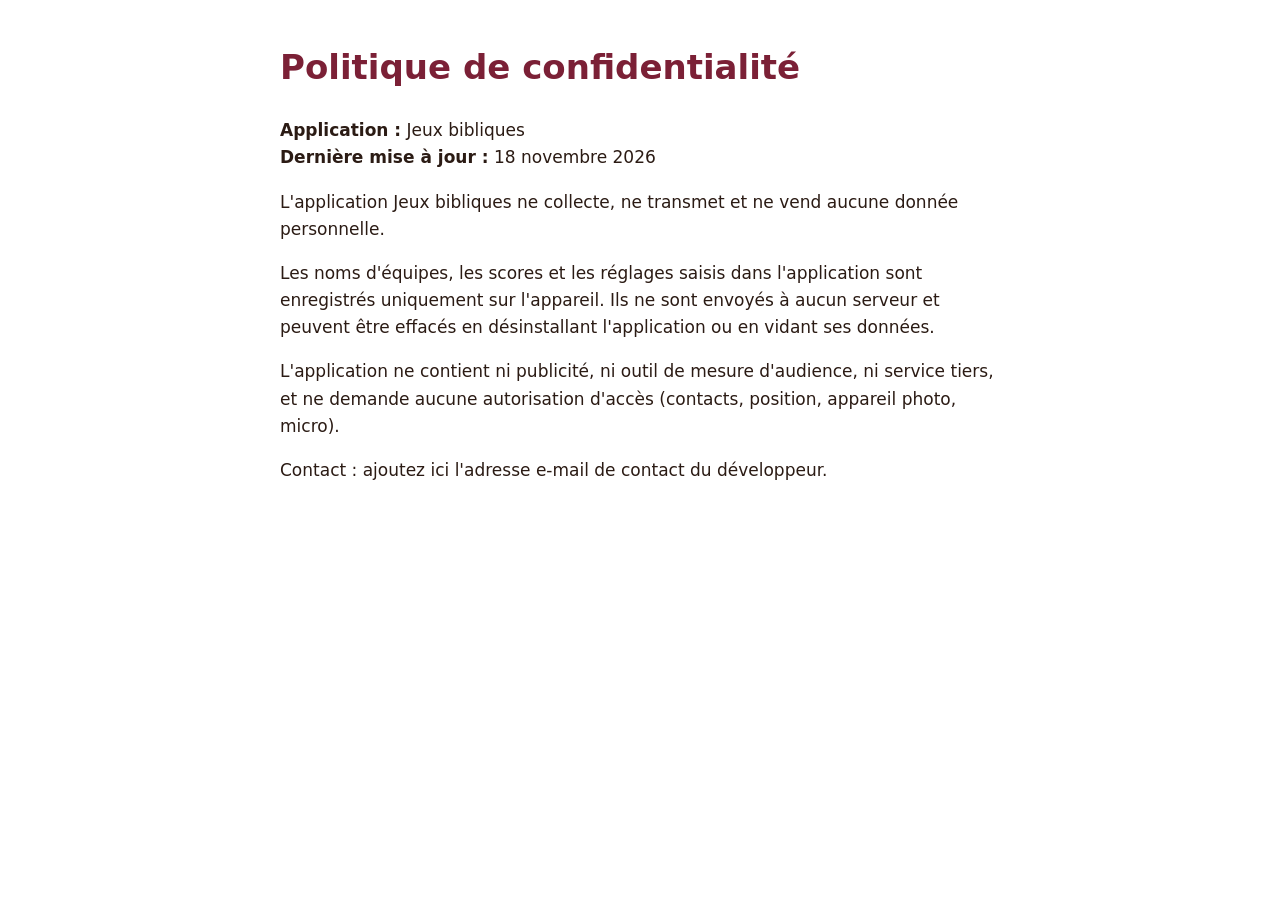
<file: play-store/politique-confidentialite.html>
<!DOCTYPE html>
<html lang="fr"><head><meta charset="utf-8"><meta name="viewport" content="width=device-width,initial-scale=1">
<title>Politique de confidentialité – Jeux bibliques</title>
<style>body{font:17px/1.6 system-ui,sans-serif;max-width:720px;margin:40px auto;padding:0 20px;color:#2b1b14}h1{color:#7b2036}</style></head>
<body>
<h1>Politique de confidentialité</h1>
<p><strong>Application :</strong> Jeux bibliques<br><strong>Dernière mise à jour :</strong> 18 novembre 2026</p>
<p>L'application Jeux bibliques ne collecte, ne transmet et ne vend aucune donnée personnelle.</p>
<p>Les noms d'équipes, les scores et les réglages saisis dans l'application sont enregistrés uniquement sur l'appareil. Ils ne sont envoyés à aucun serveur et peuvent être effacés en désinstallant l'application ou en vidant ses données.</p>
<p>L'application ne contient ni publicité, ni outil de mesure d'audience, ni service tiers, et ne demande aucune autorisation d'accès (contacts, position, appareil photo, micro).</p>
<p>Contact : ajoutez ici l'adresse e-mail de contact du développeur.</p>
</body></html>
</file>
<file: app/src/main/assets/www/fonts/fonts.css>
@font-face{font-family:"Cinzel";font-style:normal;font-weight:600;font-display:swap;src:url(cinzel-latin-600-normal.woff2) format("woff2")}
@font-face{font-family:"Cinzel";font-style:normal;font-weight:700;font-display:swap;src:url(cinzel-latin-700-normal.woff2) format("woff2")}
@font-face{font-family:"Plus Jakarta Sans";font-style:normal;font-weight:400;font-display:swap;src:url(plus-jakarta-sans-latin-400-normal.woff2) format("woff2")}
@font-face{font-family:"Plus Jakarta Sans";font-style:normal;font-weight:500;font-display:swap;src:url(plus-jakarta-sans-latin-500-normal.woff2) format("woff2")}
@font-face{font-family:"Plus Jakarta Sans";font-style:normal;font-weight:600;font-display:swap;src:url(plus-jakarta-sans-latin-600-normal.woff2) format("woff2")}
@font-face{font-family:"Plus Jakarta Sans";font-style:normal;font-weight:700;font-display:swap;src:url(plus-jakarta-sans-latin-700-normal.woff2) format("woff2")}
@font-face{font-family:"Plus Jakarta Sans";font-style:normal;font-weight:800;font-display:swap;src:url(plus-jakarta-sans-latin-800-normal.woff2) format("woff2")}
</file>
